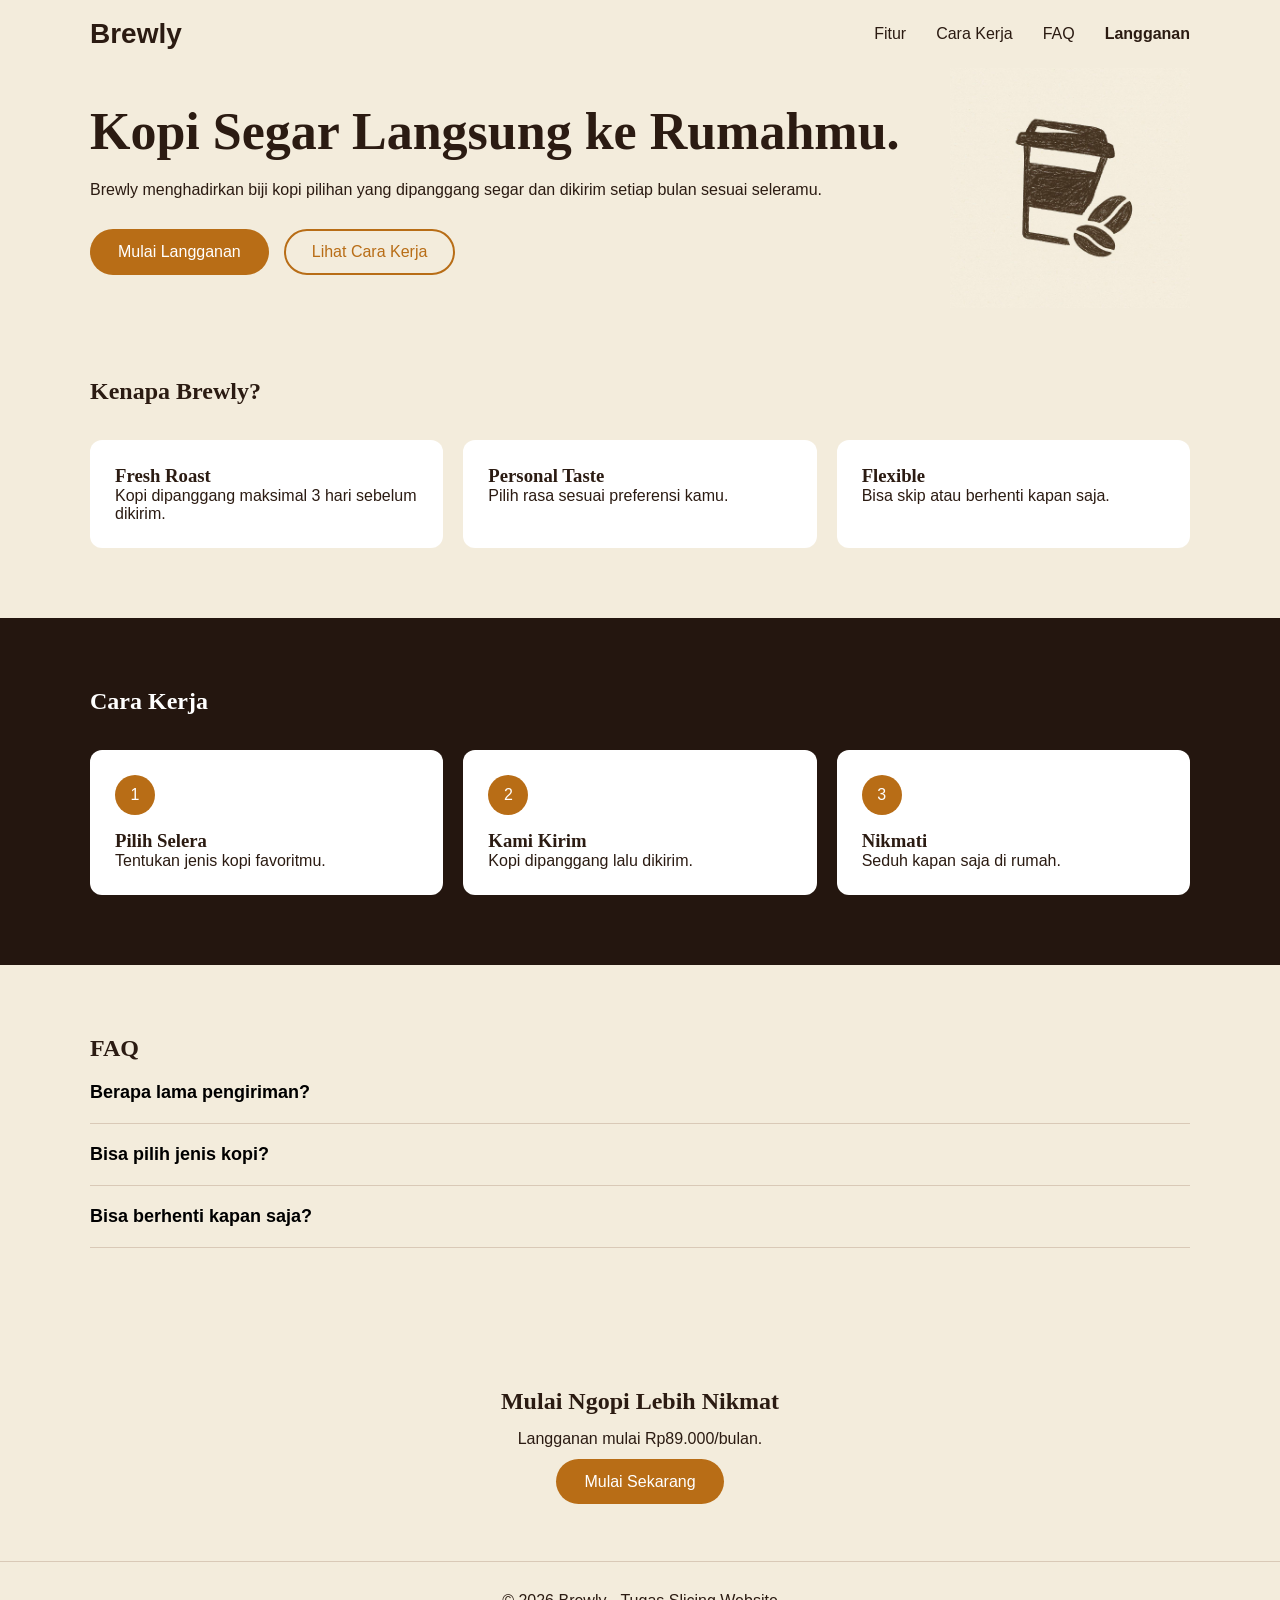
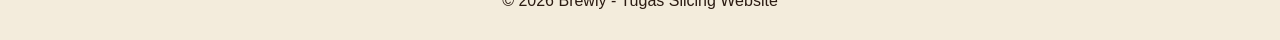
<file: index.html>
<!DOCTYPE html>
<html lang="id">
<head>
    <meta charset="UTF-8">
    <meta name="viewport" content="width=device-width, initial-scale=1.0">
    <title>Brewly - Coffee For You</title>
    <link rel="stylesheet" href="style.css">
</head>
<body>

<header class="navbar" id="navbar">
    <div class="container nav-content">

        <a href="#beranda" class="logo">Brewly</a>

        <button id="menuBtn" class="menu-btn">
            ☰
        </button>

        <nav id="menu" class="menu">
            <a href="#fitur">Fitur</a>
            <a href="#cara">Cara Kerja</a>
            <a href="#faq">FAQ</a>
            <a href="#cta" class="cta-link">Langganan</a>
        </nav>

    </div>
</header>

<main>

<section class="hero" id="beranda">

    <div class="container hero-content">

        <div class="hero-text">

            <h1>Kopi Segar Langsung ke Rumahmu.</h1>

            <p>
                Brewly menghadirkan biji kopi pilihan yang dipanggang segar
                dan dikirim setiap bulan sesuai seleramu.
            </p>

            <div class="hero-btn">
                <a href="#cta" class="btn">Mulai Langganan</a>
                <a href="#cara" class="btn-outline">Lihat Cara Kerja</a>
            </div>

        </div>

        <div class="hero-image">
          <img src="assets/logo-kopi.jpg" alt="Gambar Brewly">
        </div>

    </div>

</section>

<section id="fitur" class="features">

    <div class="container">

        <h2>Kenapa Brewly?</h2>

        <div class="card-container">

            <div class="card">
                <h3>Fresh Roast</h3>
                <p>Kopi dipanggang maksimal 3 hari sebelum dikirim.</p>
            </div>

            <div class="card">
                <h3>Personal Taste</h3>
                <p>Pilih rasa sesuai preferensi kamu.</p>
            </div>

            <div class="card">
                <h3>Flexible</h3>
                <p>Bisa skip atau berhenti kapan saja.</p>
            </div>

        </div>

    </div>

</section>

<section id="cara" class="steps">

    <div class="container">

        <h2>Cara Kerja</h2>

        <div class="card-container">

            <div class="step">
                <span>1</span>
                <h3>Pilih Selera</h3>
                <p>Tentukan jenis kopi favoritmu.</p>
            </div>

            <div class="step">
                <span>2</span>
                <h3>Kami Kirim</h3>
                <p>Kopi dipanggang lalu dikirim.</p>
            </div>

            <div class="step">
                <span>3</span>
                <h3>Nikmati</h3>
                <p>Seduh kapan saja di rumah.</p>
            </div>

        </div>

    </div>

</section>

<section id="faq" class="faq">

    <div class="container">

        <h2>FAQ</h2>

        <div class="faq-item">

            <button class="question">
                Berapa lama pengiriman?
            </button>

            <div class="answer">
                <p>2–4 hari kerja setelah roasting.</p>
            </div>

        </div>

        <div class="faq-item">

            <button class="question">
                Bisa pilih jenis kopi?
            </button>

            <div class="answer">
                <p>Ya, tersedia Arabica, Robusta, dan Blend.</p>
            </div>

        </div>

        <div class="faq-item">

            <button class="question">
                Bisa berhenti kapan saja?
            </button>

            <div class="answer">
                <p>Bisa, tanpa biaya tambahan.</p>
            </div>

        </div>

    </div>

</section>

<section id="cta" class="cta">

    <div class="container">

        <h2>Mulai Ngopi Lebih Nikmat</h2>

        <p>Langganan mulai Rp89.000/bulan.</p>

        <a href="#" class="btn">Mulai Sekarang</a>

    </div>

</section>

</main>

<footer>

    <div class="container">

        <p>© 2026 Brewly - Tugas Slicing Website</p>

    </div>

</footer>

<script src="script.js"></script>

</body>
</html>
</file>
<file: style.css>
*{
    margin:0;
    padding:0;
    box-sizing:border-box;
}

html{
    scroll-behavior:smooth;
}

body{
    font-family:"Segoe UI", Arial, sans-serif;
    background:#F3ECDC;
    color:#2b1b12;
}

h1,h2,h3{
    font-family:Georgia, serif;
}

.container{
    width:90%;
    max-width:1100px;
    margin:auto;
}

.navbar{
    position:sticky;
    top:0px;
    background:#F3ECDC;
    padding:18px 0;
    transition:.3s;
}

.navbar.scrolled{
    box-shadow:0 3px 10px rgb(0,0,0);
}

.nav-content{
    display:flex;
    justify-content:space-between;
    align-items:center;
}

.logo{
    font-size:28px;
    font-weight:bold;
    text-decoration:none;
    color:#2b1b12;
}

.menu{
    display:flex;
    gap:30px;
}

.menu a{
    text-decoration:none;
    color:#2b1b12;
}

.cta-link{
    color:#b86d16;
    font-weight:bold;
}

.menu-btn{
    display:none;
    font-size:28px;
    background:none;
    border:none;
    cursor:pointer;
}

.hero-image{
    display:flex;
    justify-content:center;
    align-items:center;
}

.hero-image img{
    width:240px;
    max-width:100%;
    height:auto;
}

.hero-content{
    display:flex;
    align-items:center;
    justify-content:space-between;
    gap:40px;
}

.hero-text h1{
    font-size:52px;
    margin-bottom:20px;
}

.hero-text p{
    margin-bottom:30px;
}

.hero-btn{
    display:flex;
    gap:15px;
    flex-wrap:wrap;
}

.btn{
    background:#b86d16;
    color:white;
    text-decoration:none;
    padding:14px 28px;
    border-radius:30px;
}

.btn-outline{
    border:2px solid #b86d16;
    color:#b86d16;
    text-decoration:none;
    padding:12px 26px;
    border-radius:30px;
}

.hero-image{
    font-size:130px;
}

.features,
.steps,
.faq,
.cta{
    padding:70px 0;
}

.steps{
    background:#24160f;
    color:white;
}

.card-container{
    display:grid;
    grid-template-columns:repeat(3,1fr);
    gap:20px;
    margin-top:35px;
}

.card,
.step{
    background:white;
    color:#2b1b12;
    padding:25px;
    border-radius:12px;
}

.step span{
    display:inline-flex;
    width:40px;
    height:40px;
    border-radius:50%;
    background:#b86d16;
    color:white;
    justify-content:center;
    align-items:center;
    margin-bottom:15px;
}

.faq-item{
    border-bottom:1px solid #d9c9b7;
}

.question{
    width:100%;
    padding:20px 0;
    text-align:left;
    border:none;
    background:none;
    font-size:18px;
    cursor:pointer;
    font-weight:bold;
}

.answer{
    display:none;
    padding-bottom:20px;
}

.answer.show{
    display:block;
}

.cta{
    text-align:center;
}

.cta p{
    margin:15px 0 25px;
}

footer{
    padding:30px;
    text-align:center;
    border-top:1px solid #d9c9b7;
}

@media(max-width:768px){

    .menu{
        display:none;
        flex-direction:column;
        position:absolute;
        top:70px;
        left:0;
        width:100%;
        background:#f8f3ee;
        padding:20px;
    }

    .menu.show{
        display:flex;
    }

    .menu-btn{
        display:block;
    }

    .hero-content{
        flex-direction: column-reverse;
        text-align: center;
        gap: 20px;
    }

    .hero-btn{
        justify-content: center;
    }

    .hero-text h1{
        font-size:38px;
    }

    .card-container{
        grid-template-columns:1fr;
    }

}
</file>
